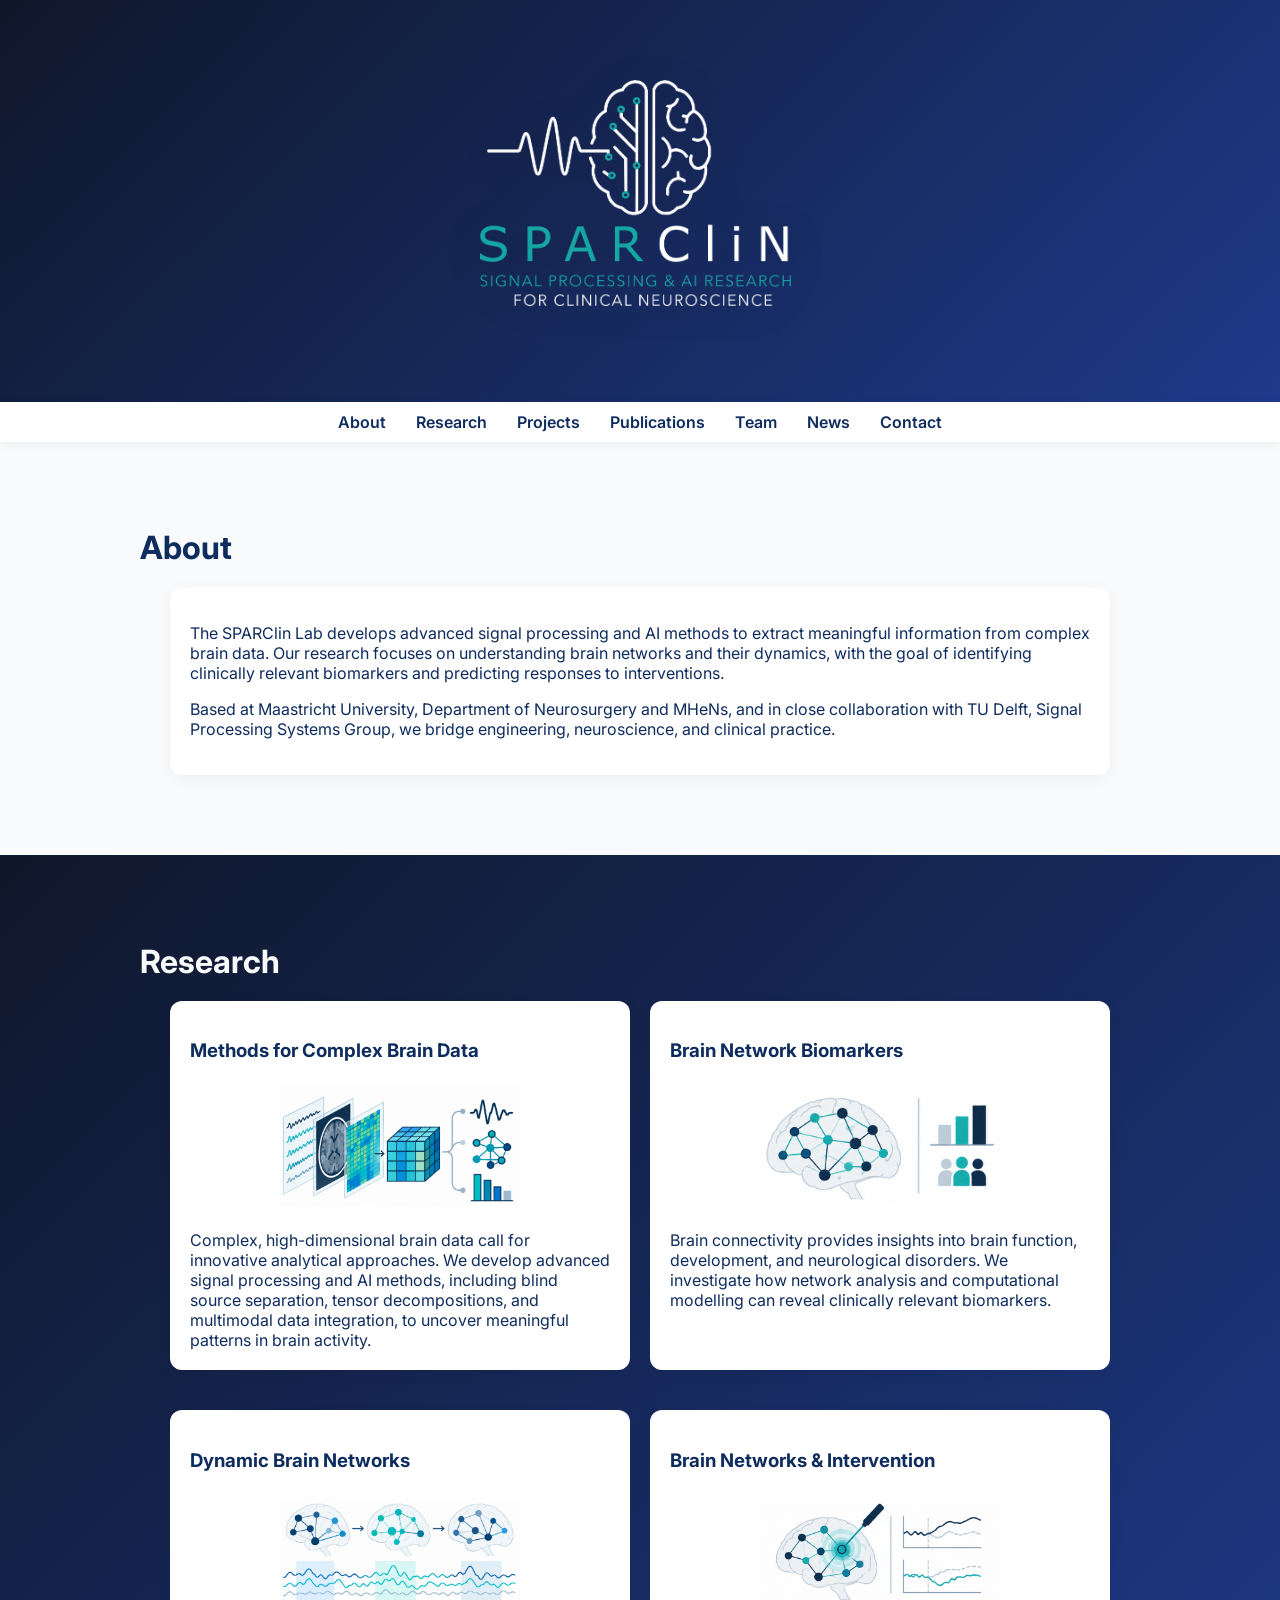
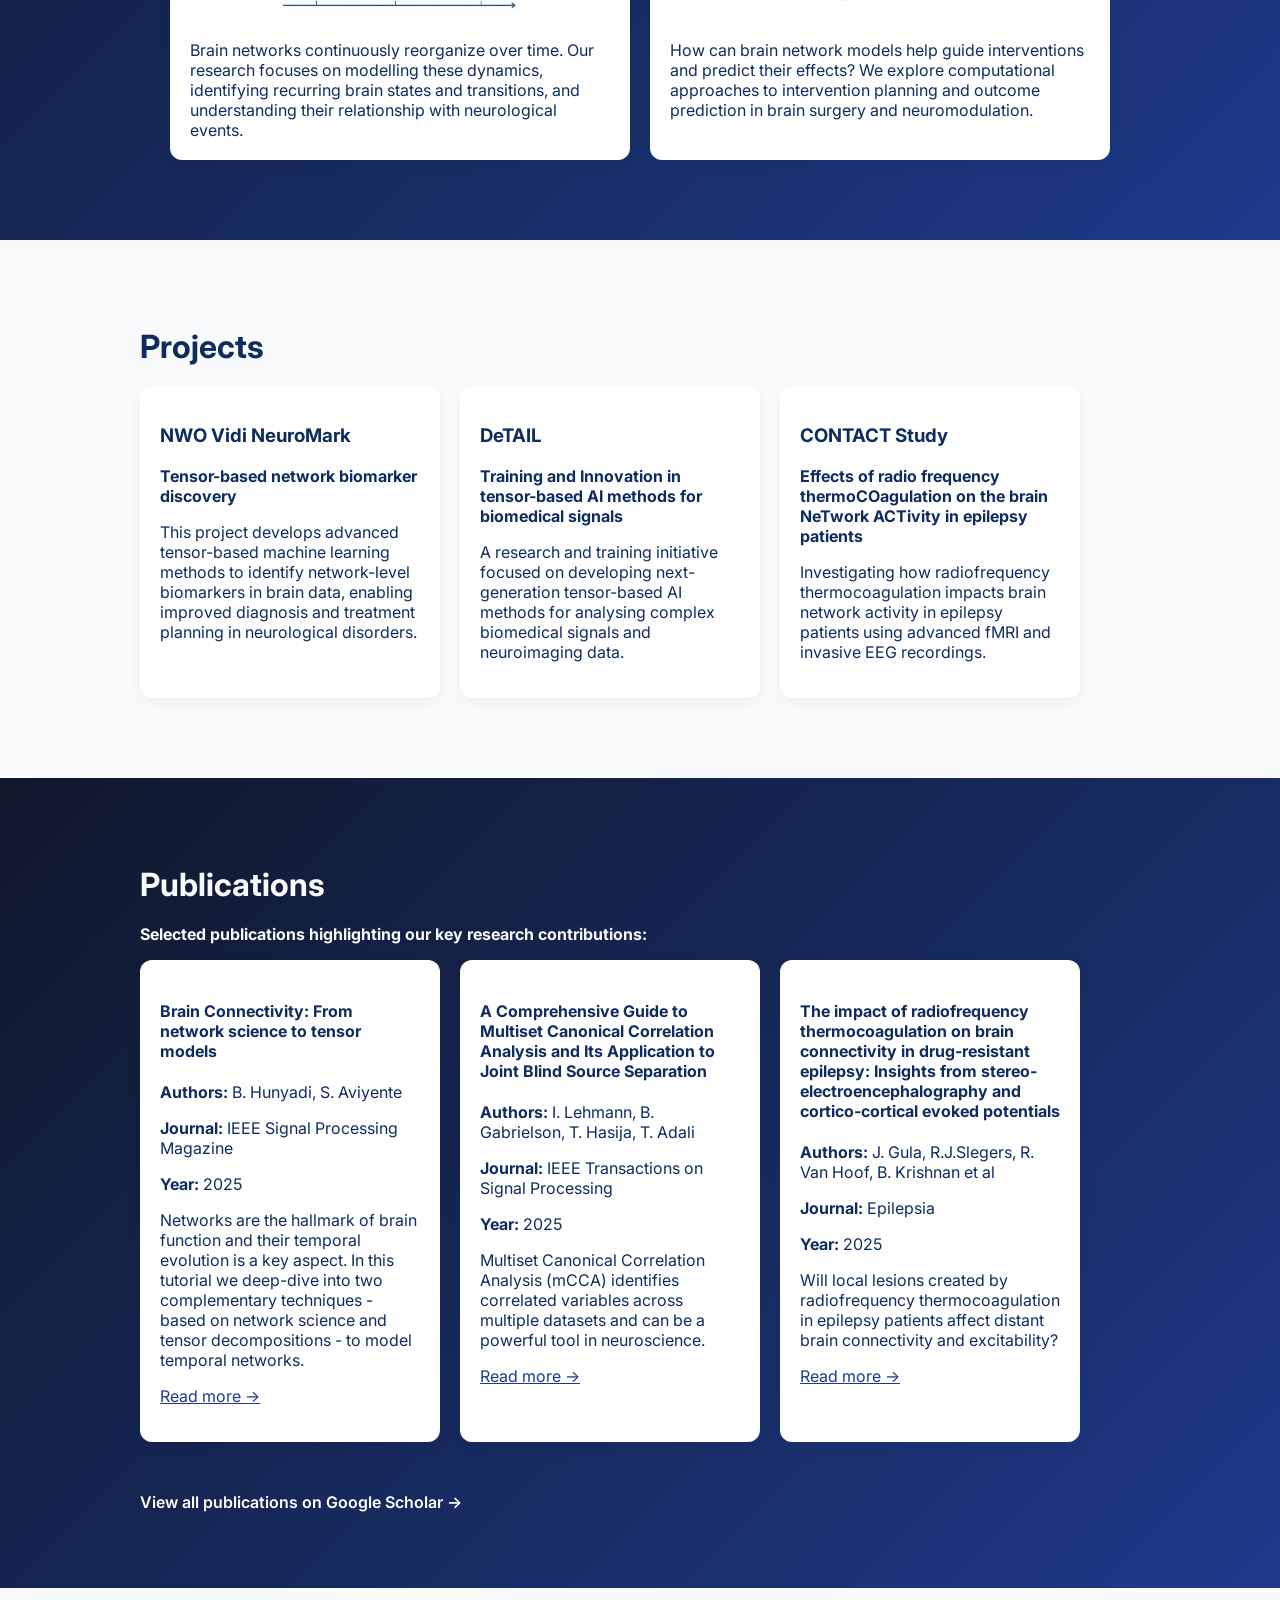
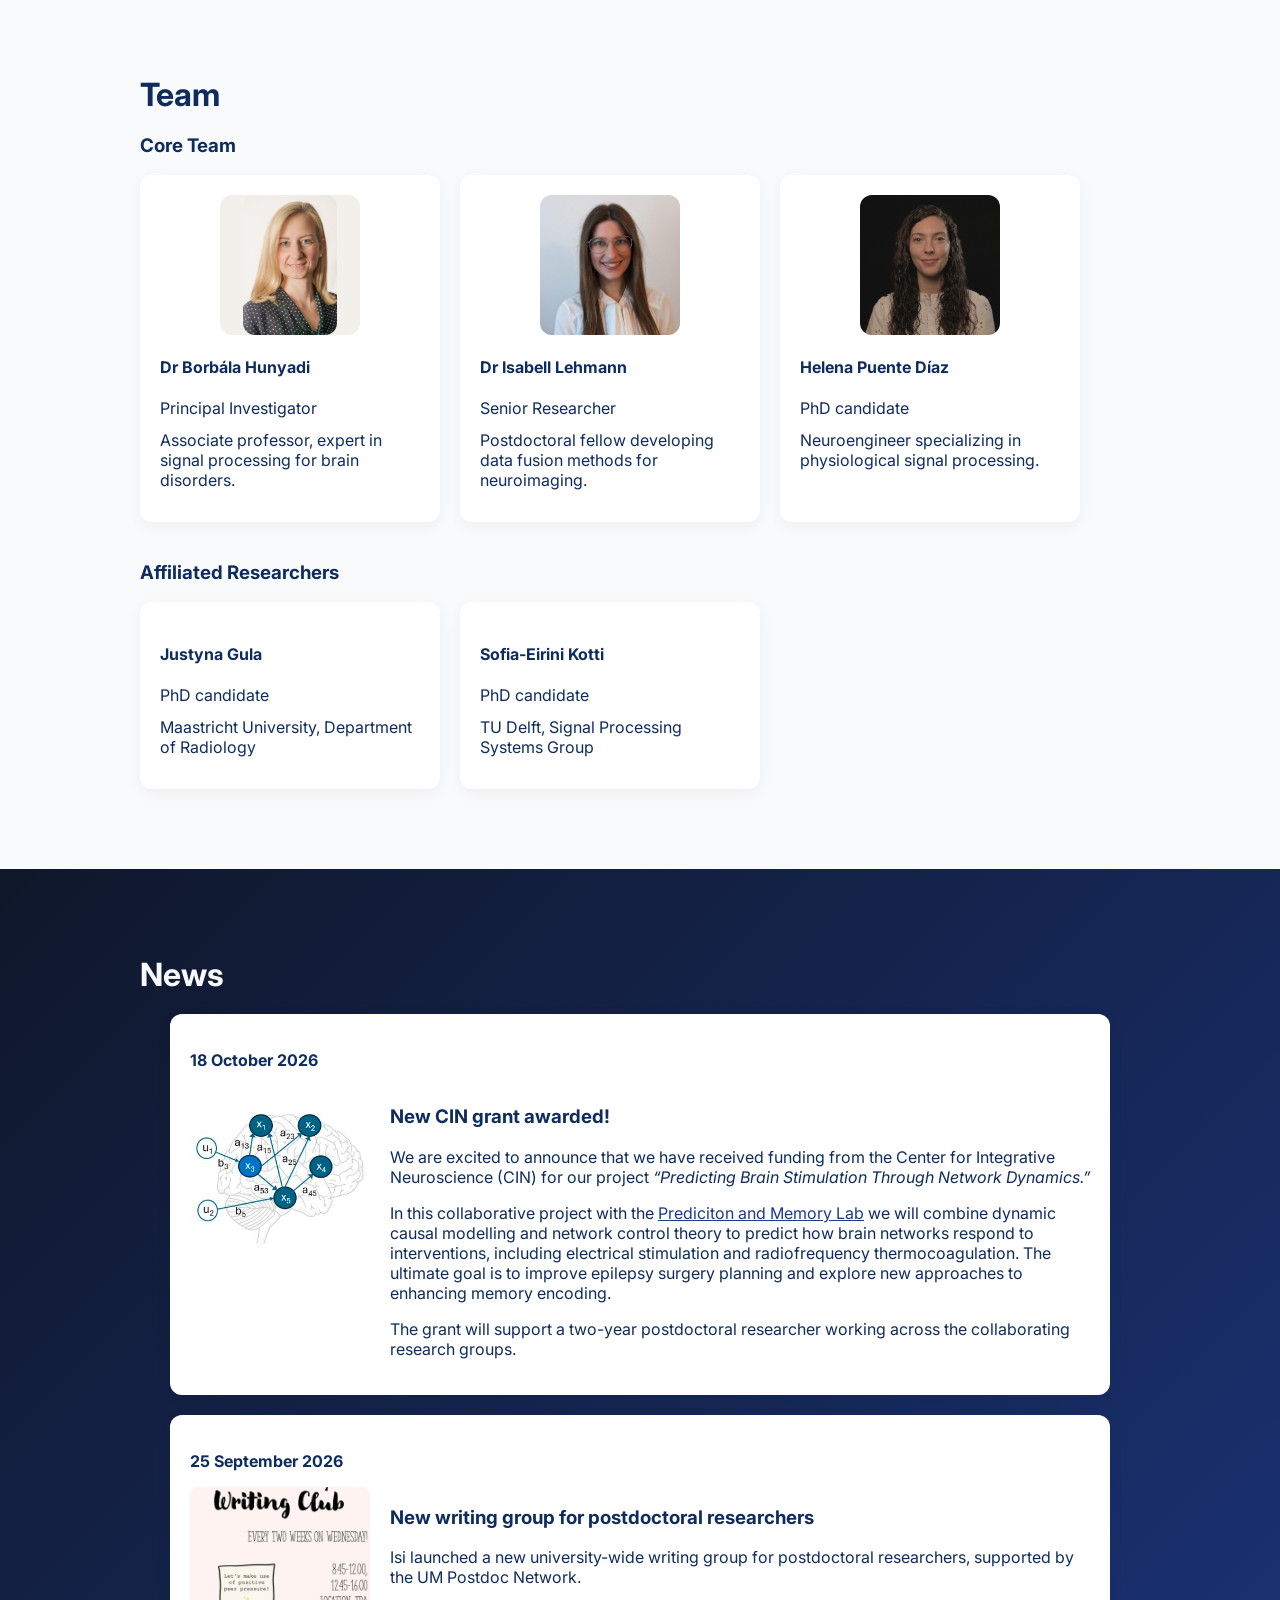
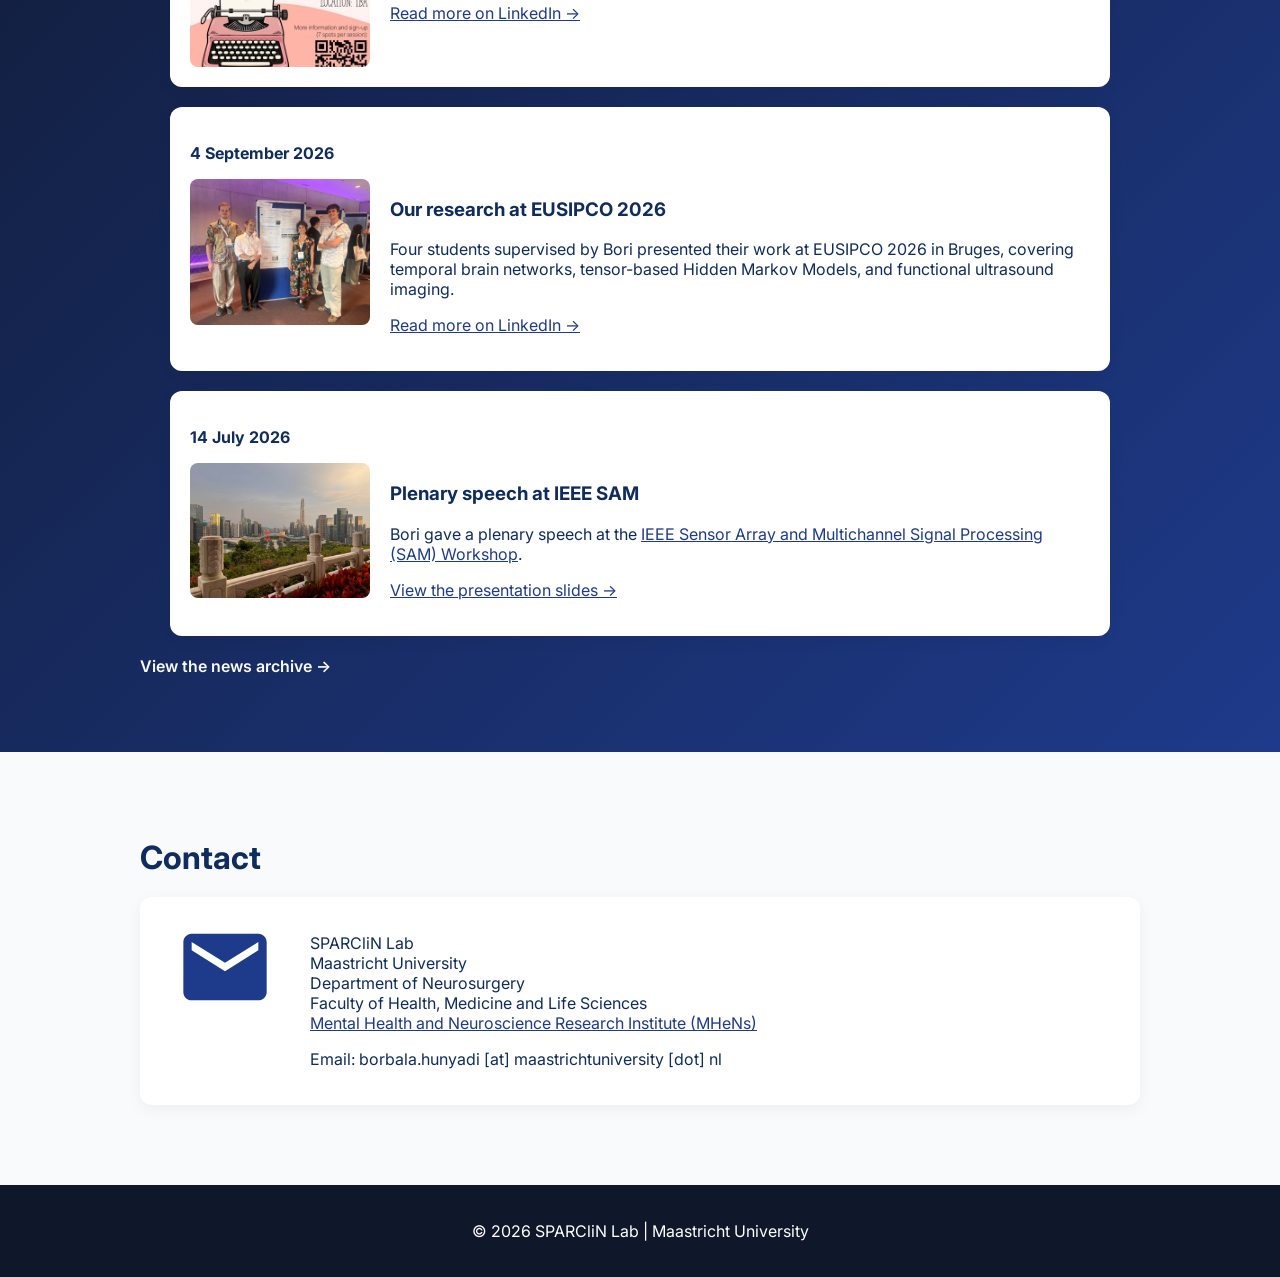
<file: index.html>
<!DOCTYPE html>
<html lang="en">

<head>
    <meta charset="UTF-8">
    <meta name="viewport" content="width=device-width, initial-scale=1.0">
    <meta name="google-site-verification" content="d4XSAv4wF05D6b8xFRwYxr_JI81DUhMdy3y4ZR6GIHc" />
    <meta name="description" content="SPARClin Lab is a research laboratory at Maastricht University focused on advanced signal processing in functional neuroimaging and its translation to clinical practice.">
    <meta name="robots" content="index,follow">
    <meta property="og:site_name" content="SPARCLIN Lab">
    <meta property="og:title" content="SPARCLIN Lab | Signal Processing and AI for Clinical Neuroscience">
    <meta property="og:description" content="SPARClin Lab develops advanced signal processing and AI methods for clinical neuroscience at Maastricht University.">
    <meta property="og:type" content="website">
    <meta property="og:url" content="https://sparclinlab.github.io/">
    <meta property="og:image" content="https://sparclinlab.github.io/logos/sparclin_whiteTeal.png">
    <meta property="og:image:alt" content="SPARCLIN Lab logo">
    <meta name="twitter:card" content="summary_large_image">
    <meta name="twitter:title" content="SPARCLIN Lab | Signal Processing and AI for Clinical Neuroscience">
    <meta name="twitter:description" content="SPARClin Lab develops advanced signal processing and AI methods for clinical neuroscience at Maastricht University.">
    <meta name="twitter:image" content="https://sparclinlab.github.io/logos/sparclin_whiteTeal.png">
    <script type="application/ld+json">
    {
        "@context": "https://schema.org",
        "@graph": [
            {
                "@type": "WebSite",
                "name": "SPARCLIN Lab",
                "url": "https://sparclinlab.github.io/"
            },
            {
                "@type": "Organization",
                "name": "SPARCLIN Lab",
                "url": "https://sparclinlab.github.io/",
                "logo": "https://sparclinlab.github.io/logos/sparclin_whiteTeal.png"
            }
        ]
    }
    </script>

    <title>SPARClin Lab | Signal Processing and AI for Clinical Neuroscience</title>

    <link rel="canonical" href="https://sparclinlab.github.io/">
    <link rel="icon" href="logos/sparclin_whiteTeal.png" type="image/png">
    <link href="https://fonts.googleapis.com/css2?family=Inter:wght@300;400;600&display=swap" rel="stylesheet">

    <style>
        body {
            margin: 0;
            font-family: 'Inter', sans-serif;
            background: #f9fafb;
            color: #0f2c5f;
            /* stylish dark blue */
        }

        header {
            background: linear-gradient(135deg, #0f172a, #1e3a8a);
            color: white;
            padding: 80px 20px;
            text-align: center;
        }

        .hero-logo {
            width: min(320px, 70vw);
            height: auto;
            margin: 0 auto 16px;
            display: block;
            filter: drop-shadow(0 6px 18px rgba(0, 0, 0, 0.2));
        }

        .hero-text {
            position: absolute;
            width: 1px;
            height: 1px;
            padding: 0;
            margin: -1px;
            overflow: hidden;
            clip: rect(0, 0, 0, 0);
            white-space: nowrap;
            border: 0;
        }

        nav {
            background: white;
            box-shadow: 0 2px 10px rgba(0, 0, 0, 0.05);
            position: sticky;
            top: 0;
            z-index: 1000;
        }

        nav ul {
            list-style: none;
            display: flex;
            justify-content: center;
            margin: 0;
            padding: 10px;
        }

        a:visited,
        a:link,
        a:active,
        a:hover {
            color: inherit;
            text-decoration: none;
        }

        nav li {
            margin: 0 15px;
        }

        nav a {
            text-decoration: none;
            color: #1e3a8a;
            font-weight: 600;
        }

        section {
            width: 100%;
            box-sizing: border-box;
            margin: 0;
            padding: 60px 20px;
        }

        section > * {
            max-width: 1000px;
            margin-left: auto;
            margin-right: auto;
        }

        main > section:nth-of-type(odd) {
            background: #f9fafb;
        }

        main > section:nth-of-type(even) {
            background: linear-gradient(135deg, #0f172a 0%, #1e3a8a 100%);
            color: #f8fafc;
        }

        main > section:nth-of-type(even) a {
            color: #dbeafe;
        }

        main > section:nth-of-type(even) .card {
            color: #0f2c5f;
        }

        #publications .publication-link,
        #publications .publication-link:link,
        #publications .publication-link:visited {
            color: white !important;
            text-decoration: none;
        }

        #publications .publication-link:hover,
        #publications .publication-link:active {
            color: #9fb3ff !important;
            transition: color 0.2s ease;
        }

        h2 {
            font-size: 2rem;
            margin-bottom: 20px;
        }

        .card {
            background: white;
            padding: 20px;
            box-sizing: border-box;
            border-radius: 12px;
            box-shadow: 0 4px 15px rgba(0, 0, 0, 0.05);
            margin-bottom: 20px;
            position: relative;
            transition: all 0.3s ease;
        }

        #about .card,
        #research .grid,
        #news .card {
            width: 100%;
            max-width: 940px;
            margin-left: auto;
            margin-right: auto;
        }

        #about .card {
            display: block;
        }

        #team .card {
            text-align: left;
            position: relative;
            cursor: pointer;
        }

        #team .card .avatar-wrapper {
            width: 140px;
            height: 140px;
            border-radius: 12px;
            background: #efede8d6;
            display: flex;
            align-items: center;
            justify-content: center;
            margin: 0 auto 15px;
            transition: background-color 0.2s ease, transform 0.2s ease, box-shadow 0.2s ease;
        }

        #projects .card {
            cursor: pointer;
        }

        #projects .card:hover,
        #projects .card:active,
        #team .card:hover {
            background-color: #d9e2ea;
            transform: translateY(-4px);
            box-shadow: 0 8px 20px rgba(0, 0, 0, 0.08);
        }

        #projects .card:hover,
        #projects .card:active {
            background-color: #e8f0f7;
            border-color: #1e3a8a;
            box-shadow: 0 8px 25px rgba(30, 58, 138, 0.15);
        }

        #team .card:hover,
        #team .card:active {
            background-color: #e8f0f7;
            border-color: #1e3a8a;
            box-shadow: 0 8px 25px rgba(30, 58, 138, 0.15);
        }
        

        #team .card h3,
        #team .card p {
            margin: 0.75rem 0;
        }

        #research .card h3 {
            margin-bottom: 8px;
        }

        #research .card p {
            margin-top: 10px;
            margin-bottom: 0;
        }

        #research .card img {
            display: block;
            margin: 0 auto 8px;
        }

        .card-link {
            text-decoration: none;
            color: inherit;
            display: block;
        }

        .grid {
            display: grid;
            grid-template-columns: repeat(auto-fit, minmax(250px, 300px));
            gap: 20px;
            justify-content: left;
        }

        #research .grid {
            grid-template-columns: repeat(2, minmax(250px, 1fr));
        }

        .contact-row {
            display: flex;
            align-items: flex-start;
            gap: 20px;
            flex-wrap: wrap;
        }

        .contact-visual {
            flex: 0 0 130px;
            display: flex;
            align-items: center;
            justify-content: center;
        }

        .contact-text {
            flex: 1 1 220px;
            min-width: 220px;
        }

        footer {
            background: #0f172a;
            color: white;
            text-align: center;
            padding: 20px;
        }

        .button {
            display: inline-block;
            margin-top: 20px;
            padding: 10px 20px;
            background: #1e3a8a;
            color: white;
            border-radius: 8px;
            text-decoration: none;
        }

        .tag {
            display: inline-block;
            padding: 4px 8px;
            border-radius: 6px;
            font-size: 0.75rem;
            margin-right: 6px;
            font-weight: 500;
        }

        /* Funding (most important) */
        .tag-funding {
            background: #1e3a8a;
            color: white;
        }

        /* Role (PI / collaboration) */
        .tag-role {
            background: #e0e7ff;
            color: #1e3a8a;
        }

        /* Topic / method */
        .tag-topic {
            background: #f3f4f6;
            color: #374151;
        }

        /* clickable card link */
        .card-link {
            position: absolute;
            top: 0;
            bottom: 0;
            left: 0;
            right: 0;
            width: 100%;
            height: 100%;
            cursor: pointer;
            z-index: 10;
            pointer-events: auto;
        }

        #publications a {
            text-decoration: underline;
            color: #1e3a8a;
        }

        #publications a:hover {
            color: #909fd7;
        }

        #news a {
            color: #1e3a8a;
            text-decoration: underline;
        }

        #news a:hover {
            color: #4f46e5;
        }

        #news .news-archive-link,
        #news .news-archive-link:visited {
            color: #f8fafc;
            font-weight: 600;
            text-decoration: none;
        }

        #news .news-archive-link:hover,
        #news .news-archive-link:active {
            color: #9fb3ff;
        }

        .news-item-layout {
            display: flex;
            align-items: flex-start;
            gap: 20px;
        }

        .news-item-image {
            width: 180px;
            height: auto;
            flex: 0 0 180px;
            border-radius: 8px;
        }

        .news-item-content {
            flex: 1;
            min-width: 0;
        }

        @media (max-width: 600px) {
            .news-item-layout {
                flex-direction: column;
            }

            .news-item-image {
                width: 140px;
                flex-basis: auto;
            }
        }

        @media (max-width: 768px) {
            nav ul {
                flex-wrap: wrap;
                padding: 8px;
            }

            nav li {
                margin: 5px 10px;
                font-size: 0.9rem;
            }

            nav a {
                font-size: 0.9rem;
            }

            header h1 {
                font-size: 2rem;
            }

            header p {
                font-size: 1rem;
            }
        }

        @media (max-width: 480px) {
            nav ul {
                padding: 5px;
            }

            nav li {
                margin: 4px 6px;
                font-size: 0.8rem;
            }

            nav a {
                font-size: 0.8rem;
            }

            header h1 {
                font-size: 1.5rem;
            }

            header p {
                font-size: 0.9rem;
            }
        }
    </style>
</head>

<body>

    <header>
        <img src="logos/sparclin_whiteTeal.png" alt="SPARClin Lab logo" class="hero-logo">
        <div class="hero-text">
            <h1>SPARCliN Lab</h1>
            <p>Signal Processing & AI Research for Clinical Neuroscience</p>
        </div>
    </header>

    <nav>
        <ul>
            <li><a href="#about">About</a></li>
            <li><a href="#research">Research</a></li>
            <li><a href="#projects">Projects</a></li>
            <li><a href="#publications">Publications</a></li>
            <li><a href="#team">Team</a></li>
            <li><a href="#news">News</a></li>
            <li><a href="#contact">Contact</a></li>
            
        </ul>
    </nav>
    <main id="main-content">
        <section id="about">
            <h2>About</h2>
            <div class="card">
                <p>
                    The SPARClin Lab develops advanced signal processing and AI methods to extract meaningful information from complex brain data. 
                    Our research focuses on understanding brain networks and their dynamics, with the goal of identifying clinically relevant biomarkers and predicting responses to interventions.
                </p>
                <p>
                    Based at Maastricht University, Department of Neurosurgery and MHeNs, and in close collaboration with TU
                    Delft, Signal Processing Systems Group, we bridge engineering,
                    neuroscience, and clinical practice.
                </p>
            </div>
        </section>

        <section id="research">
            <h2>Research</h2>
            <div class="grid">
                <div class="card">
                    <h3>Methods for Complex Brain Data</h3>
                    <div style="text-align:center;">
                        <img src="pictures/tensormethods.png" alt="brain as neural network"
                            style="width:240px; max-width:100%; height:150px; object-fit:contain; background:#ffffff; border-radius:12px; margin-bottom:8px;">
                    </div>
                    <p>Complex, high-dimensional brain data call for innovative analytical approaches. We develop advanced signal processing and AI methods, including blind source separation, tensor decompositions, and multimodal data integration, to uncover meaningful patterns in brain activity.</p>
                </div>
                <div class="card">
                    <h3>Brain Network Biomarkers</h3>
                    <div style="text-align:center;">
                        <img src="pictures/networkbiomarkers.png" alt="MRI scan with ROIs"
                            style="width:240px; max-width:100%; height:150px; object-fit:contain; background:#ffffff; border-radius:12px; margin-bottom:8px;">
                    </div>
                    <p>Brain connectivity provides insights into brain function, development, and neurological disorders. We investigate how network analysis and computational modelling can reveal clinically relevant biomarkers.</p>
                </div>
                <div class="card">
                    <h3>Dynamic Brain Networks</h3>
                    <div style="text-align:center;">
                        <img src="pictures/dynamicnetworks.png" alt="sparse multiway data"
                            style="width:240px; max-width:100%; height:150px; object-fit:contain; background:#ffffff; border-radius:12px; margin-bottom:8px;">
                    </div>
                    <p> Brain networks continuously reorganize over time. Our research focuses on modelling these dynamics, identifying recurring brain states and transitions, and understanding their relationship with neurological events.</p>
                </div>
                <div class="card">
                    <h3>Brain Networks &amp; Intervention</h3>
                    <div style="text-align:center;">
                        <img src="pictures/interventions.png" alt="sparse multiway data"
                            style="width:240px; max-width:100%; height:150px; object-fit:contain; background:#ffffff; border-radius:12px; margin-bottom:8px;">
                    </div>
                    <p>How can brain network models help guide interventions and predict their effects? We explore computational approaches to intervention planning and outcome prediction in brain surgery and neuromodulation.</p>
                </div>
            </div>
        </section>

        <section id="projects">
            <h2>Projects</h2>
            <div class="grid">

                <div class="card">
                    <a href="https://www.nwo.nl/projecten/akkzp29725" class='card-link' aria-label="View project details for NeuroMark on NWO"></a>
                    <h3>NWO Vidi NeuroMark</h3>
                    <p><strong>Tensor-based network biomarker discovery</strong></p>
                    <p>
                        This project develops advanced tensor-based machine learning methods to identify
                        network-level biomarkers in brain data, enabling improved diagnosis and treatment planning
                        in neurological disorders.
                    </p>
                    <!--
                <p>
                    <span class="tag">NWO</span>
                    <span class="tag">Vidi</span>
                    <span class="tag">PI</span>
                </p>
            -->

                </div>

                <div class="card">
                    <a href="https://www.tudelft.nl/en/ai/detail/" class='card-link' aria-label="View project details for DeTAIL at TU Delft"></a>
                    <h3>DeTAIL</h3>
                    <p><strong>Training and Innovation in tensor-based AI methods for biomedical signals</strong></p>
                    <p>
                        A research and training initiative focused on developing next-generation tensor-based AI
                        methods for analysing complex biomedical signals and neuroimaging data.
                    </p>
                    <!--
                <p>
                    <span class="tag tag-role">TU Delft</span>
                    <span class="tag tag-role">Collaboration</span>
                    <span class="tag tag-topic">Tensor AI</span>
                </p>
            -->
                </div>

                <div class="card">
                    <a href="https://epilepsieliga.nl/contact-study/" class='card-link' aria-label="View project details for CONTACT Study"></a>
                    <h3>CONTACT Study</h3>
                    <p><strong>
                            Effects of radio frequency thermoCOagulation on the brain NeTwork ACTivity in epilepsy patients
                        </strong></p>
                    <p>
                        Investigating how radiofrequency thermocoagulation impacts brain network activity in epilepsy
                        patients using advanced fMRI and invasive EEG recordings.
                    </p>

                    <!--
                <p>
                    <span class="tag">Clinical</span>
                    <span class="tag">Epilepsy</span>
                    <span class="tag">Maastricht UMC+</span>
                </p>
            -->
                </div>

            </div>
        </section>

        <section id="publications">
            <h2>Publications</h2>
            <p><strong>Selected publications highlighting our key research contributions:</strong></p>
            <div class="grid">
                <div class="card">
                    <h4>Brain Connectivity: From network science to tensor models</h4>
                    <p><strong>Authors:</strong> B. Hunyadi, S. Aviyente</p>
                    <p><strong>Journal:</strong> IEEE Signal Processing Magazine</p>
                    <p><strong>Year:</strong> 2025</p>
                    <p>Networks are the hallmark of brain function and their temporal evolution is a key aspect. In this tutorial we deep-dive into two complementary techniques - based on network science and tensor decompositions - to model temporal networks. </p>
                    <p>
                        <a href="https://doi.org/10.1109/MSP.2025.3600011" target="_blank">Read more →</a>
                    </p>
                </div>
                <div class="card">
                    <h4>A Comprehensive Guide to Multiset Canonical Correlation Analysis and Its Application to Joint Blind
                        Source Separation</h4>
                    <p><strong>Authors:</strong> I. Lehmann, B. Gabrielson, T. Hasija, T. Adali</p>
                    <p><strong>Journal:</strong> IEEE Transactions on Signal Processing</p>
                    <p><strong>Year:</strong> 2025</p>
                    <p>Multiset Canonical Correlation Analysis (mCCA) identifies correlated variables across
                        multiple datasets and can be a powerful tool in neuroscience.</p>
                    <p>
                        <a href="https://doi.org/10.1109/TSP.2025.3623874" target="_blank">Read more →</a>
                    </p>
                </div>
                <div class="card">
                    <h4>The impact of radiofrequency thermocoagulation on brain connectivity in drug‐resistant epilepsy:
                        Insights from stereo‐electroencephalography and cortico‐cortical evoked potentials</h4>
                    <p><strong>Authors:</strong> J. Gula, R.J.Slegers, R. Van Hoof, B. Krishnan et al </p>
                    <p><strong>Journal:</strong> Epilepsia</p>
                    <p><strong>Year:</strong> 2025</p>
                    <p>Will local lesions created by radiofrequency thermocoagulation in epilepsy patients affect distant brain connectivity and
                        excitability?</p>
                    <p>
                        <a href="https://doi.org/10.1111/epi.18270" target="_blank">Read more →</a>
                    </p>
                </div>
            </div>
            <p style="text-align:left; margin-top:30px;">
                <a href="https://scholar.google.com/citations?user=example" target="_blank"
                    class="publication-link" style="font-weight:600; text-decoration:none; color:#f8fafc;">View all publications on Google Scholar
                    →</a>
            </p>
        </section>

        <section id="team">
            <h2>Team</h2>
            <h3>Core Team</h3>
            <div class="grid">
                <div class="card">
                    <a href="bhunyadi.html" class='card-link' aria-label="View profile for Dr Borbála Hunyadi"></a>
                    <div class="avatar-wrapper">
                        <img src="bhunyadi.jpg" alt="Dr Borbála Hunyadi"
                            style="max-width:100%; max-height:100%; border-radius:12px;">
                    </div>
                    <h4>Dr Borbála Hunyadi</h4>
                    <p>Principal Investigator</p>
                    <p>Associate professor, expert in signal processing for brain disorders.</p>
                </div>
                <div class="card">
                    <a href="isi.html" class='card-link' aria-label="View profile for Dr Isabell Lehmann"></a>
                    <div class="avatar-wrapper">
                        <img src="Isi.jpg" alt="Dr Isabell Lehmann"
                            style="width:140px; height:140px; object-fit:cover; border-radius:12px;">
                    </div>
                    <h4>Dr Isabell Lehmann</h4>
                    <p>Senior Researcher</p>
                    <p>Postdoctoral fellow developing data fusion methods for neuroimaging.</p>
                </div>
                <div class="card">
                    <a href="helena.html" class='card-link' aria-label="View profile for Helena Puente Díaz"></a>
                    <div class="avatar-wrapper">
                        <img src="Helena.jpg" alt="Helena Puente Díaz"
                            style="width:140px; height:140px; object-fit:cover; border-radius:12px;">
                    </div>
                    <h4>Helena Puente Díaz</h4>
                    <p>PhD candidate</p>
                    <p>Neuroengineer specializing in physiological signal processing.</p>
                </div>
            </div>
            <h3>Affiliated Researchers</h3>
            <div class="grid">

                <div class="card">
                    <a href="https://cris.maastrichtuniversity.nl/en/persons/justyna-gula/" class='card-link' aria-label="View profile for Justyna Gula"></a>
                    <h4>Justyna Gula</h4>
                    <p>PhD candidate</p>
                    <p>Maastricht University, Department of Radiology</p>
                </div>

                <div class="card">
                    <a href="https://microelectronics.tudelft.nl/People/bio.php?id=807" class='card-link' aria-label="View profile for Sofia-Eirini Kotti"></a>
                    <h4>Sofia-Eirini Kotti</h4>
                    <p>PhD candidate</p>
                    <p>TU Delft, Signal Processing Systems Group</p>
                </div>

            </div>
        </section>


        <section id="news">
            <h2>News</h2>
             <div class="card">
                <p><strong>18 October 2026</strong></p>
                <div class="news-item-layout">
                    <img class="news-item-image" src="pictures/brain_network_control.png" alt="Illustration of brain network control dynamics" style="object-fit: contain; background: #ffffff; height: 180px; object-position: center;">
                    <div class="news-item-content">
                        <h3>New CIN grant awarded!</h3>
                        <p>We are excited to announce that we have received funding from the Center for Integrative Neuroscience (CIN) for our project <em>“Predicting Brain Stimulation Through Network Dynamics.”</em></p>
                        <p>In this collaborative project with the <a href="https://www.pred-lab.com" target="_blank" rel="noopener">Prediciton and Memory Lab</a> we will combine dynamic causal modelling and network control theory to predict how brain networks respond to interventions, including electrical stimulation and radiofrequency thermocoagulation. The ultimate goal is to improve epilepsy surgery planning and explore new approaches to enhancing memory encoding.</p>
                        <p>The grant will support a two-year postdoctoral researcher working across the collaborating research groups.</p>
                    </div>
                </div>
            </div>
            <div class="card">
                <p><strong>25 September 2026</strong></p>
                <div class="news-item-layout">
                    <img class="news-item-image" src="pictures/writinggroup.jpeg" alt="Postdoctoral researchers in the new writing group" style="object-fit: cover; height: 180px; object-position: top 70%;">
                    <div class="news-item-content">
                        <h3>New writing group for postdoctoral researchers</h3>
                        <p>Isi launched a new university-wide writing group for postdoctoral researchers, supported by the UM Postdoc Network.</p>
                        <p><a href="https://www.linkedin.com/posts/um-postdoc-network_paw2026-paw2026-umpostdocnetwork-activity-7508763087148195840-aSuv?utm_source=share&utm_medium=member_desktop&rcm=ACoAAAS0eHEBCund6_LTN81eU09oG6nuCnuHggI" target="_blank" rel="noopener">Read more on LinkedIn →</a></p>
                    </div>
                </div>
            </div>
            <div class="card">
                <p><strong>4 September 2026</strong></p>
                <div class="news-item-layout">
                    <img class="news-item-image" src="pictures/eusipco2026.jpeg" alt="Students presenting their work at EUSIPCO 2026 in Bruges">
                    <div class="news-item-content">
                        <h3>Our research at EUSIPCO 2026</h3>
                        <p>Four students supervised by Bori presented their work at EUSIPCO 2026 in Bruges, covering temporal brain networks, tensor-based Hidden Markov Models, and functional ultrasound imaging.</p>
                        <p><a href="https://www.linkedin.com/feed/update/urn:li:activity:7502678309844217857/" target="_blank" rel="noopener">Read more on LinkedIn →</a></p>
                    </div>
                </div>
            </div>
            <div class="card">
                <p><strong>14 July 2026</strong></p>
                <div class="news-item-layout">
                    <img class="news-item-image" src="pictures/shenzhen.jpeg" alt="Bori at the plenary speech in Shenzhen">
                    <div class="news-item-content">
                        <h3>Plenary speech at IEEE SAM</h3>
                        <p>Bori gave a plenary speech at the <a href=" https://attend.ieee.org/sam-2026/" target="_blank" rel="noopener">IEEE Sensor Array and Multichannel Signal Processing (SAM) Workshop</a>.</p>
                        <p><a href="files/plenary_2026_07_14.pptx" target="_blank" rel="noopener">View the presentation slides →</a></p>
                    </div>
                </div>
            </div>
            <p><a class="news-archive-link" href="news.html">View the news archive →</a></p>
        </section>

        <section id="contact">
            <h2>Contact</h2>
            <div class="card">
                <div class="contact-row">
                    <div class="contact-visual">
                        <!-- Inline envelope icon -->
                        <svg xmlns="http://www.w3.org/2000/svg" fill="#1e3a8a" viewBox="0 0 24 24" width="100" height="100">
                            <path d="M0 0h24v24H0z" fill="none" />
                            <path
                                d="M20 4H4c-1.1 0-1.99.9-1.99 2L2 18c0 1.1.89 2 1.99 2H20c1.1 0 2-.9 2-2V6c0-1.1-.9-2-2-2zm0 4l-8 5-8-5V6l8 5 8-5v2z" />
                        </svg>
                    </div>
                    <div class="contact-text">
                        <p>SPARCliN Lab<br>Maastricht University<br>Department of Neurosurgery<br>Faculty of Health, Medicine and
                            Life Sciences<br> <a
                                href="https://www.maastrichtuniversity.nl/research/mental-health-and-neuroscience-research-institute"
                                target="_blank" style="color:#1e3a8a; text-decoration:underline; transition:color 0.2s ease;"
                                onmouseover="this.style.color='#909fd7'"
                                onmouseout="this.style.color='#1e3a8a'">Mental Health and Neuroscience Research Institute (MHeNs)</a></p>
                        <p>Email: <span id="email">borbala.hunyadi [at] maastrichtuniversity [dot] nl</span></p>
                    </div>
                </div>
            </div>
        </section>

    </main>

    <footer>
        <p>© 2026 SPARCliN Lab | Maastricht University</p>
    </footer>

</body>

</html>
</file>
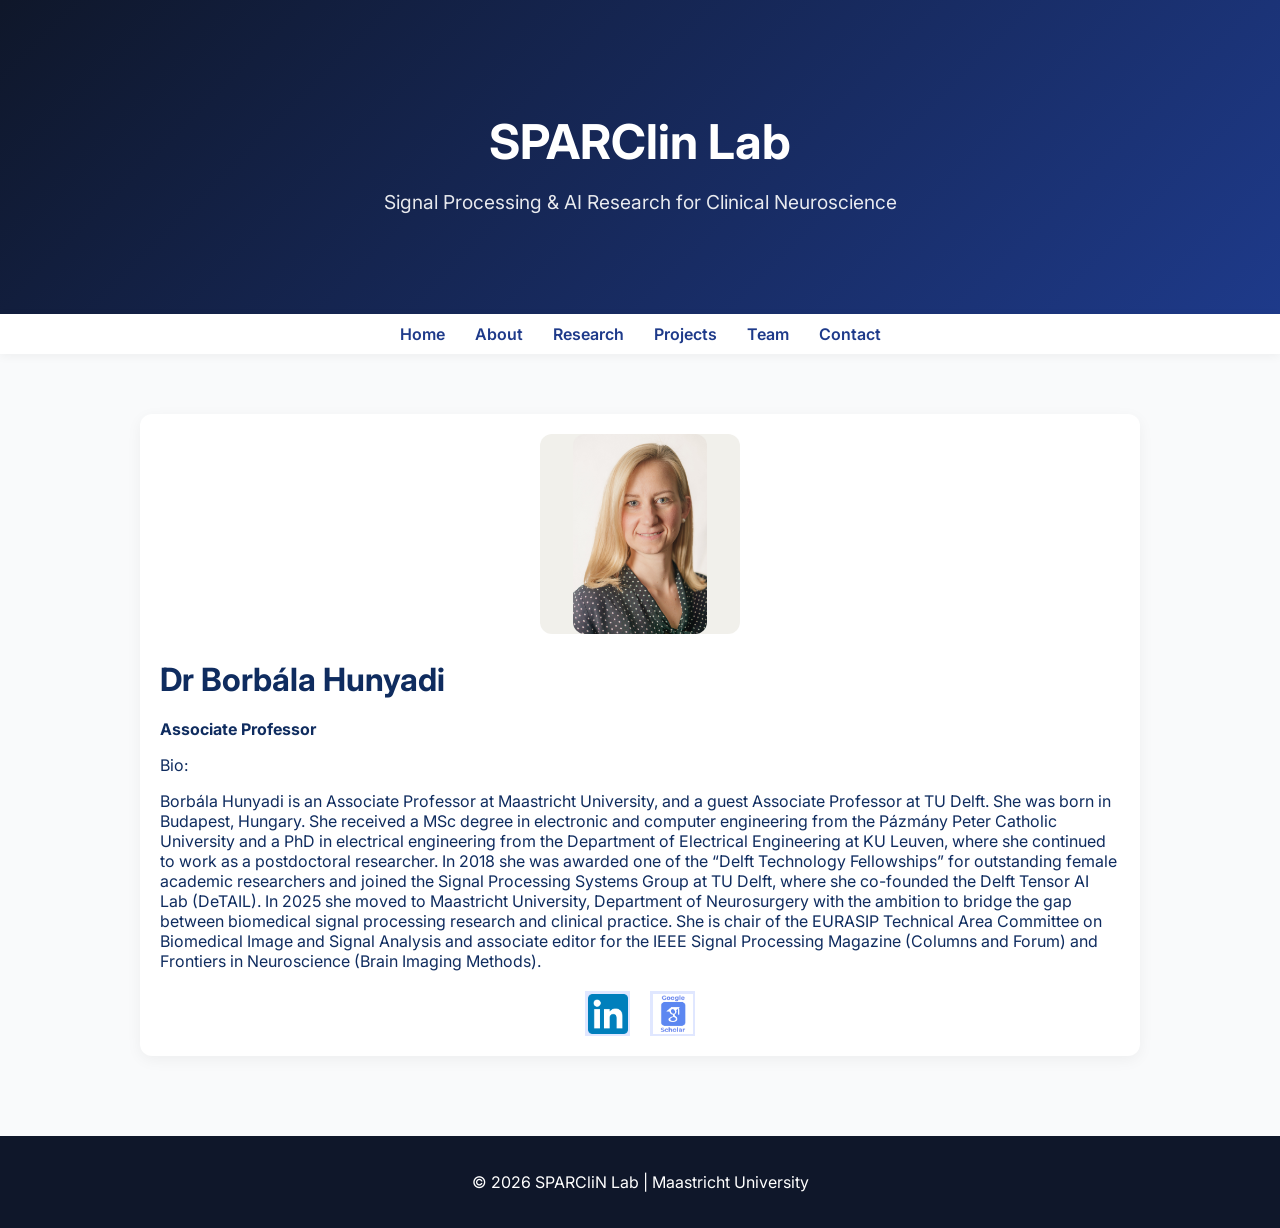
<file: bhunyadi.html>
<!DOCTYPE html>
<html lang="en">

<head>
    <meta charset="UTF-8">
    <meta name="viewport" content="width=device-width, initial-scale=1.0">
    <meta name="description" content="Personal page of Borbála Hunyadi, associate professor and PI at SPARClin Lab.">
    <title>Dr Borbála Hunyadi - SPARClin Lab</title>

    <link href="https://fonts.googleapis.com/css2?family=Inter:wght@300;400;600&display=swap" rel="stylesheet">

    <style>
        body {
            margin: 0;
            font-family: 'Inter', sans-serif;
            background: #f9fafb;
            color: #0f2c5f;
        }

        header {
            background: linear-gradient(135deg, #0f172a, #1e3a8a);
            color: white;
            padding: 80px 20px;
            text-align: center;
        }

        header h1 {
            font-size: 3rem;
            margin-bottom: 10px;
        }

        header p {
            font-size: 1.2rem;
            opacity: 0.9;
        }

        nav {
            background: white;
            box-shadow: 0 2px 10px rgba(0, 0, 0, 0.05);
            position: sticky;
            top: 0;
            z-index: 1000;
        }

        nav ul {
            list-style: none;
            display: flex;
            justify-content: center;
            margin: 0;
            padding: 10px;
        }

        nav li {
            margin: 0 15px;
        }

        nav a {
            text-decoration: none;
            color: #1e3a8a;
            font-weight: 600;
        }

        section {
            max-width: 1000px;
            margin: auto;
            padding: 60px 20px;
        }

        h2 {
            font-size: 2rem;
            margin-bottom: 20px;
        }

        .card {
            background: white;
            padding: 20px;
            border-radius: 12px;
            box-shadow: 0 4px 15px rgba(0, 0, 0, 0.05);
            margin-bottom: 20px;
        }

        .avatar-wrapper {
            width: 200px;
            height: 200px;
            border-radius: 12px;
            background: #efede8d6;
            display: flex;
            align-items: center;
            justify-content: center;
            margin: 0 auto 20px;
        }

        footer {
            background: #0f172a;
            color: white;
            text-align: center;
            padding: 20px;
        }

        .social-links {
            text-align: center;
            margin-top: 20px;
            display: flex;
            justify-content: center;
            gap: 20px;
        }

        .social-icon {
            display: inline-block;
            width: 45px;
            height: 45px;
            background: #e0e7ff;
            display: flex;
            align-items: center;
            justify-content: center;
            text-decoration: none;
            transition: all 0.3s ease;
        }

        .social-icon:hover {
            background: #1e3a8a;
            transform: translateY(-3px);
        }

        .social-icon svg {
            width: 24px;
            height: 24px;
        }
    </style>
</head>

<body>

    <header>
        <h1>SPARClin Lab</h1>
        <p>Signal Processing & AI Research for Clinical Neuroscience</p>
    </header>

    <nav>
        <ul>
            <li><a href="index.html">Home</a></li>
            <li><a href="index.html#about">About</a></li>
            <li><a href="index.html#research">Research</a></li>
            <li><a href="index.html#projects">Projects</a></li>
            <li><a href="index.html#team">Team</a></li>
            <li><a href="index.html#contact">Contact</a></li>
        </ul>
    </nav>

    <section>
        <div class="card">
            <div class="avatar-wrapper">
                <img src="bhunyadi.jpg" alt="Dr Borbála Hunyadi"
                    style="max-width:100%; max-height:100%; border-radius:12px;">
            </div>
            <h2>Dr Borbála Hunyadi</h2>
            <p><strong>Associate Professor</strong></p>
            <p>Bio:</p>
            <p>
                Borbála Hunyadi is an Associate Professor at Maastricht University, and a guest Associate Professor at
                TU Delft. She was born in Budapest, Hungary. She received a MSc degree in electronic and computer
                engineering from the Pázmány Peter Catholic University and a PhD in electrical engineering from the
                Department of Electrical Engineering at KU Leuven, where she continued to work as a postdoctoral
                researcher. In 2018 she was awarded one of the “Delft Technology Fellowships” for outstanding female
                academic researchers and joined the Signal Processing Systems Group at TU Delft, where she co-founded the
                Delft Tensor AI Lab (DeTAIL). In 2025 she moved to Maastricht University, Department of Neurosurgery
                with the ambition to bridge the gap between biomedical signal processing research and clinical practice.
                She is chair of the EURASIP Technical Area Committee on Biomedical Image and Signal Analysis and
                associate editor for the IEEE Signal Processing Magazine (Columns and Forum) and Frontiers in
                Neuroscience (Brain Imaging Methods).
            </p>
            <div class="social-links">
                <a href="https://www.linkedin.com/in/borbala-hunyadi/" target="_blank" class="social-icon" title="LinkedIn">
                                      <img src="logos/linkedin.png" alt="LinkedIn" style="width:40px; height:40px;">
                </a>
                <a href="https://scholar.google.com/citations?user=example" target="_blank" class="social-icon" title="Google Scholar">
                    <img src="logos/scholar.png" alt="Google Scholar" style="width:40px; height:40px;">
                </a>
            </div>
        </div>
    </section>

    <footer>
        <p>© 2026 SPARCliN Lab | Maastricht University</p>
    </footer>

</body>

</html>
</file>
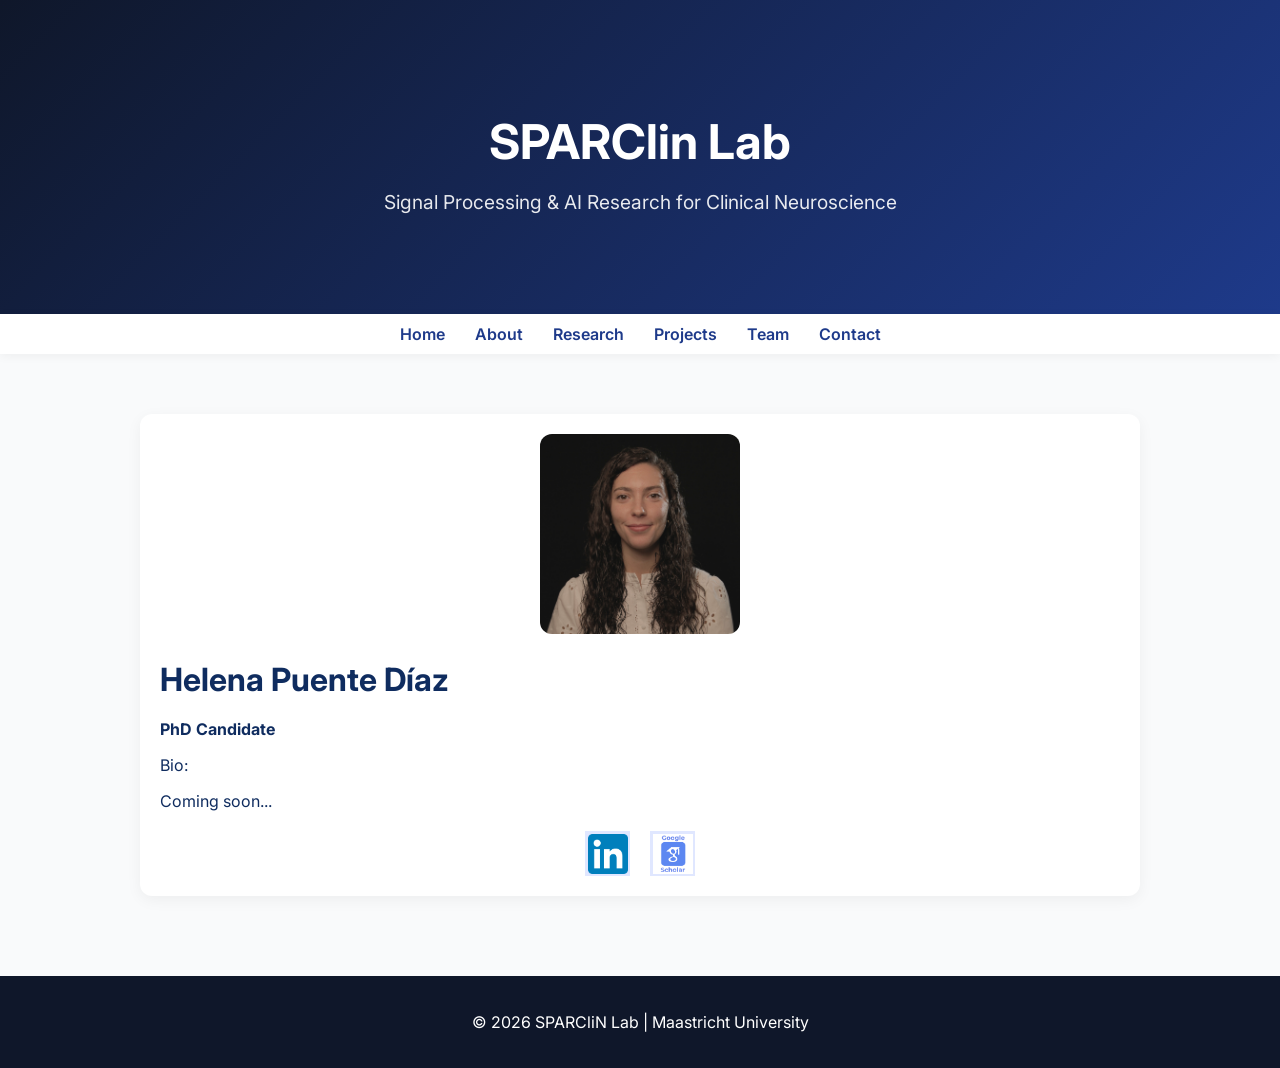
<file: helena.html>
<!DOCTYPE html>
<html lang="en">
<head>
<meta charset="UTF-8">
<meta name="viewport" content="width=device-width, initial-scale=1.0">
<meta name="description" content="Personal page of Helena Puente Díaz, PhD candidate at SPARClin Lab.">
<title>Helena Puente Díaz - SPARClin Lab</title>

<link href="https://fonts.googleapis.com/css2?family=Inter:wght@300;400;600&display=swap" rel="stylesheet">

<style>
body {
    margin: 0;
    font-family: 'Inter', sans-serif;
    background: #f9fafb;
    color: #0f2c5f;
}
header {
    background: linear-gradient(135deg, #0f172a, #1e3a8a);
    color: white;
    padding: 80px 20px;
    text-align: center;
}
header h1 { font-size: 3rem; margin-bottom: 10px; }
header p { font-size: 1.2rem; opacity: 0.9; }
nav {
    background: white;
    box-shadow: 0 2px 10px rgba(0,0,0,0.05);
    position: sticky;
    top: 0;
    z-index: 1000;
}
nav ul {
    list-style: none;
    display: flex;
    justify-content: center;
    margin: 0;
    padding: 10px;
}
nav li { margin: 0 15px; }
nav a {
    text-decoration: none;
    color: #1e3a8a;
    font-weight: 600;
}
section {
    max-width: 1000px;
    margin: auto;
    padding: 60px 20px;
}
h2 { font-size: 2rem; margin-bottom: 20px; }
.card {
    background: white;
    padding: 20px;
    border-radius: 12px;
    box-shadow: 0 4px 15px rgba(0,0,0,0.05);
    margin-bottom: 20px;
}
.avatar-wrapper {
    width: 200px;
    height: 200px;
    border-radius: 12px;
    background: #efede8d6;
    display: flex;
    align-items: center;
    justify-content: center;
    margin: 0 auto 20px;
}
footer {
    background: #0f172a;
    color: white;
    text-align: center;
    padding: 20px;
}
.social-links {
    text-align: center;
    margin-top: 20px;
    display: flex;
    justify-content: center;
    gap: 20px;
}

.social-icon {
    display: inline-block;
    width: 45px;
    height: 45px;
    background: #e0e7ff;
    display: flex;
    align-items: center;
    justify-content: center;
    text-decoration: none;
    transition: all 0.3s ease;
}

.social-icon:hover {
    background: #1e3a8a;
    transform: translateY(-3px);
}

.social-icon svg {
    width: 24px;
    height: 24px;
}
</style>
</head>

<body>

<header>
    <h1>SPARClin Lab</h1>
    <p>Signal Processing & AI Research for Clinical Neuroscience</p>
</header>

<nav>
    <ul>
        <li><a href="index.html">Home</a></li>
        <li><a href="index.html#about">About</a></li>
        <li><a href="index.html#research">Research</a></li>
        <li><a href="index.html#projects">Projects</a></li>
        <li><a href="index.html#team">Team</a></li>
        <li><a href="index.html#contact">Contact</a></li>
    </ul>
</nav>

<section>
    <div class="card">
        <a href="helena.html" class='card-link'></a>
        <div class="avatar-wrapper">
            <img src="Helena.jpg" alt="Helena Puente Díaz"
                style="width:200px; height:200px; object-fit:cover; border-radius:12px;">
        </div>
        <h2>Helena Puente Díaz</h2>
        <p><strong>PhD Candidate</strong></p>
        <p>
            Bio:
        </p>
        <p>
            Coming soon...
        </p>
        <div class="social-links">
            <a href="https://www.linkedin.com/in/helenapuentediaz/" ttarget="_blank" class="social-icon" title="LinkedIn">
                                      <img src="logos/linkedin.png" alt="LinkedIn" style="width:40px; height:40px;">
                </a>
            <a href="https://scholar.google.com/citations?user=example" target="_blank" class="social-icon" title="Google Scholar">
                <img src="logos/scholar.png" alt="Google Scholar" style="width:40px; height:40px;">
            </a>
        </div>
    </div>
</section>

<footer>
    <p>© 2026 SPARCliN Lab | Maastricht University</p>
</footer>

</body>
</html>
</file>
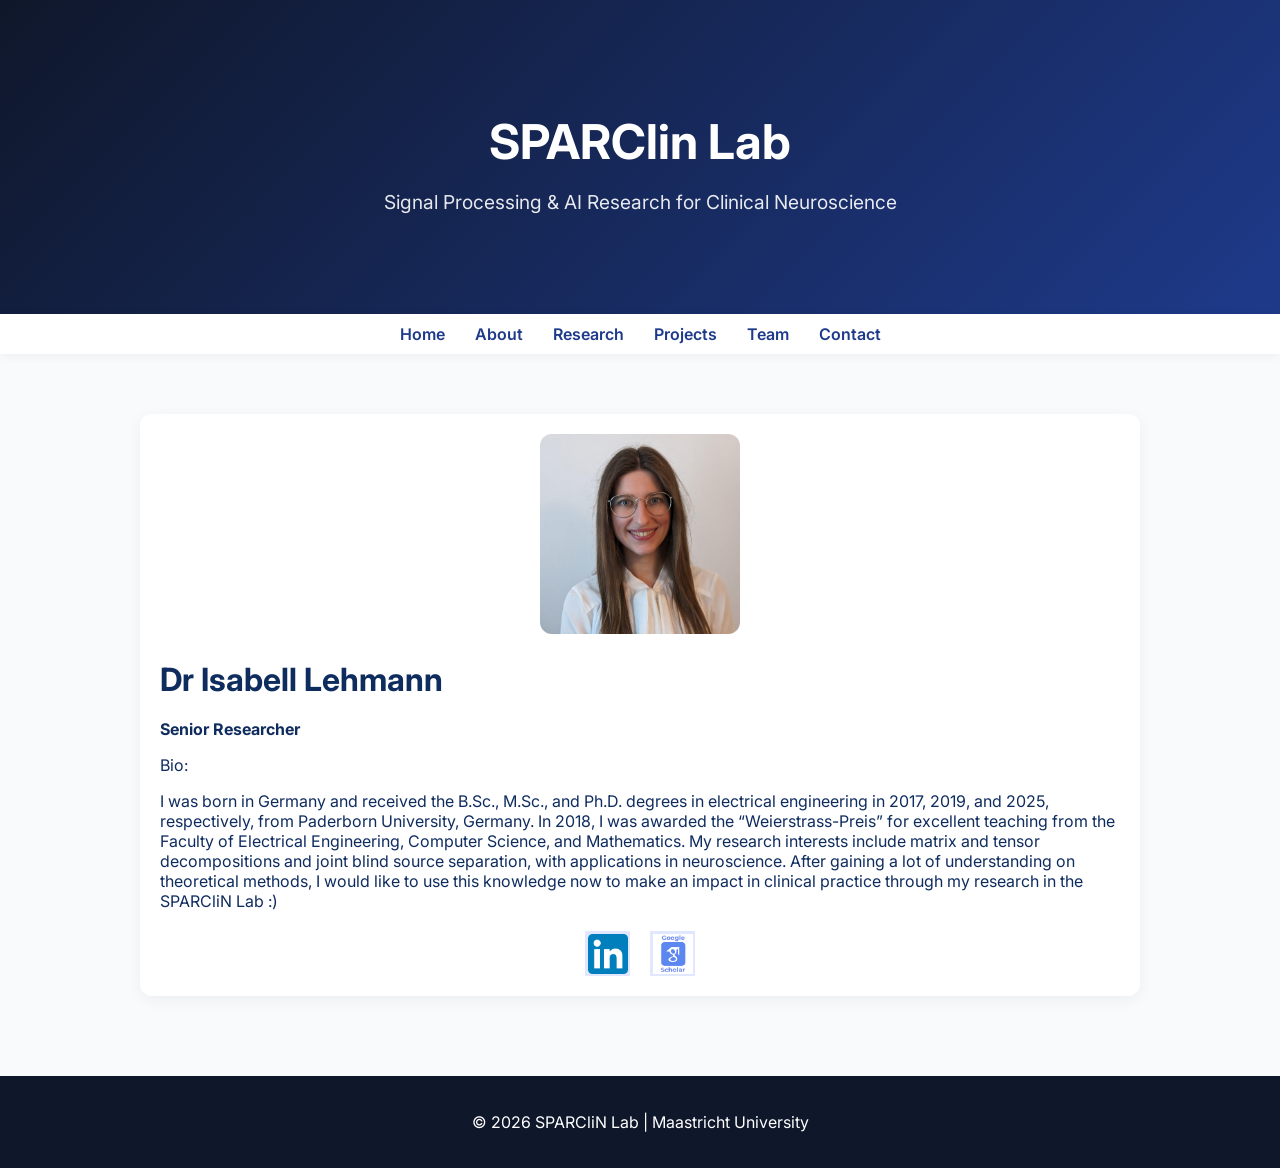
<file: isi.html>
<!DOCTYPE html>
<html lang="en">
<head>
<meta charset="UTF-8">
<meta name="viewport" content="width=device-width, initial-scale=1.0">
<meta name="description" content="Personal page of Isabell Lehmann, postdoctoral researcher at SPARClin Lab.">
<title>Dr Isabell Lehmann - SPARClin Lab</title>

<link href="https://fonts.googleapis.com/css2?family=Inter:wght@300;400;600&display=swap" rel="stylesheet">

<style>
body {
    margin: 0;
    font-family: 'Inter', sans-serif;
    background: #f9fafb;
    color: #0f2c5f;
}
header {
    background: linear-gradient(135deg, #0f172a, #1e3a8a);
    color: white;
    padding: 80px 20px;
    text-align: center;
}
header h1 { font-size: 3rem; margin-bottom: 10px; }
header p { font-size: 1.2rem; opacity: 0.9; }
nav {
    background: white;
    box-shadow: 0 2px 10px rgba(0,0,0,0.05);
    position: sticky;
    top: 0;
    z-index: 1000;
}
nav ul {
    list-style: none;
    display: flex;
    justify-content: center;
    margin: 0;
    padding: 10px;
}
nav li { margin: 0 15px; }
nav a {
    text-decoration: none;
    color: #1e3a8a;
    font-weight: 600;
}
section {
    max-width: 1000px;
    margin: auto;
    padding: 60px 20px;
}
h2 { font-size: 2rem; margin-bottom: 20px; }
.card {
    background: white;
    padding: 20px;
    border-radius: 12px;
    box-shadow: 0 4px 15px rgba(0,0,0,0.05);
    margin-bottom: 20px;
}
.avatar-wrapper {
    width: 200px;
    height: 200px;
    border-radius: 12px;
    background: #efede8d6;
    display: flex;
    align-items: center;
    justify-content: center;
    margin: 0 auto 20px;
}
footer {
    background: #0f172a;
    color: white;
    text-align: center;
    padding: 20px;
}
.social-links {
    text-align: center;
    margin-top: 20px;
    display: flex;
    justify-content: center;
    gap: 20px;
}

.social-icon {
    display: inline-block;
    width: 45px;
    height: 45px;
    background: #e0e7ff;
    display: flex;
    align-items: center;
    justify-content: center;
    text-decoration: none;
    transition: all 0.3s ease;
}

.social-icon:hover {
    background: #1e3a8a;
    transform: translateY(-3px);
}

.social-icon svg {
    width: 24px;
    height: 24px;
}
</style>
</head>

<body>

<header>
    <h1>SPARClin Lab</h1>
    <p>Signal Processing & AI Research for Clinical Neuroscience</p>
</header>

<nav>
    <ul>
        <li><a href="index.html">Home</a></li>
        <li><a href="index.html#about">About</a></li>
        <li><a href="index.html#research">Research</a></li>
        <li><a href="index.html#projects">Projects</a></li>
        <li><a href="index.html#team">Team</a></li>
        <li><a href="index.html#contact">Contact</a></li>
    </ul>
</nav>

<section>
    <div class="card">
        <div class="avatar-wrapper">
            <img src="Isi.jpg" alt="Dr Isabell Lehmann"
                style="width:200px; height:200px; object-fit:cover; border-radius:12px;">
        </div>
        <h2>Dr Isabell Lehmann</h2>
        <p><strong>Senior Researcher</strong></p>
        <p>
            Bio:
        </p>
        <p>
            I was born in Germany and received the B.Sc., M.Sc., and Ph.D. degrees in electrical engineering in 2017, 2019, and 2025, respectively, from Paderborn University, Germany.
            In 2018, I was awarded the “Weierstrass-Preis” for excellent teaching from the Faculty of Electrical Engineering, Computer Science, and Mathematics.
            My research interests include matrix and tensor decompositions and joint blind source separation, with applications in neuroscience.
            After gaining a lot of understanding on theoretical methods, I would like to use this knowledge now to make an impact in clinical practice through my research in the SPARCliN Lab :)
        </p>
        <div class="social-links">
            <a href="https://www.linkedin.com/in/isabell-lehmann-b1925a239/" target="_blank" class="social-icon" title="LinkedIn">
                                      <img src="logos/linkedin.png" alt="LinkedIn" style="width:40px; height:40px;">
            </a>
            <a href="https://scholar.google.com/citations?user=example" target="_blank" class="social-icon" title="Google Scholar">
                <img src="logos/scholar.png" alt="Google Scholar" style="width:40px; height:40px;">
            </a>
        </div>
    </div>
</section>

<footer>
    <p>© 2026 SPARCliN Lab | Maastricht University</p>
</footer>

</body>
</html>
</file>
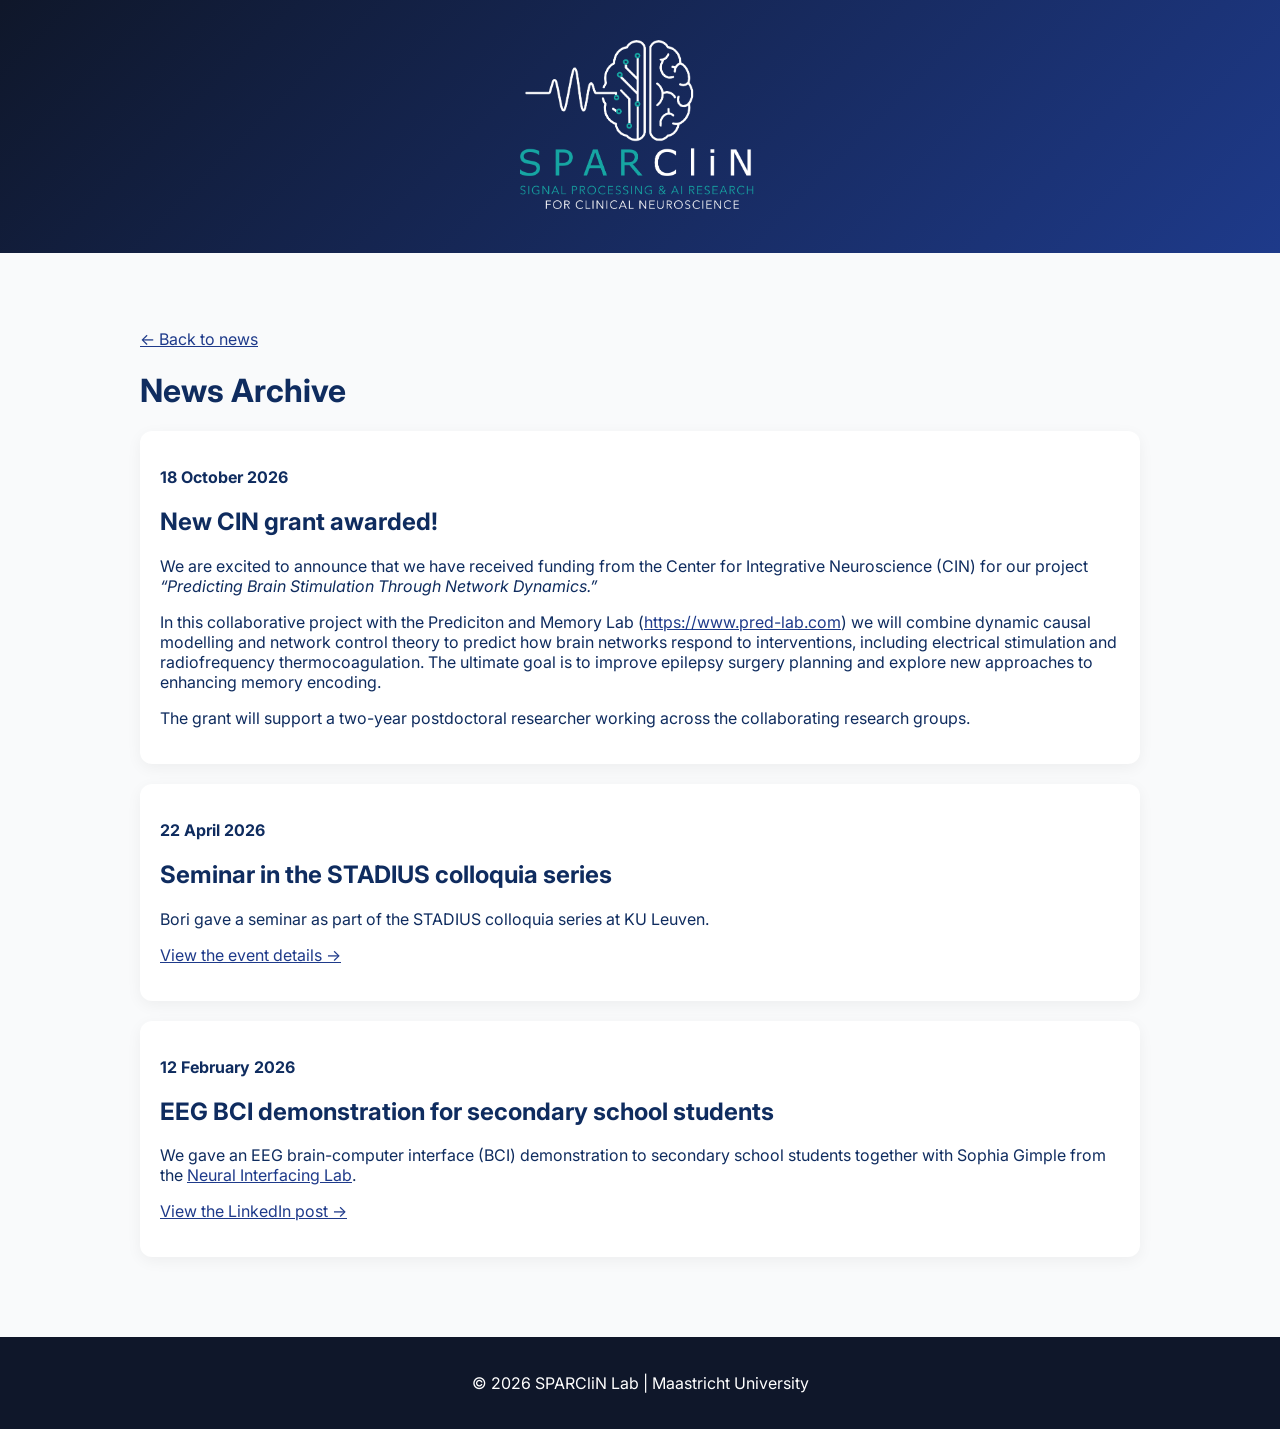
<file: news.html>
<!DOCTYPE html>
<html lang="en">

<head>
    <meta charset="UTF-8">
    <meta name="viewport" content="width=device-width, initial-scale=1.0">
    <meta name="description" content="SPARCliN Lab news archive.">
    <title>News Archive | SPARCliN Lab</title>
    <link rel="icon" href="logos/sparclin_whiteTeal.png" type="image/png">
    <link href="https://fonts.googleapis.com/css2?family=Inter:wght@300;400;600&display=swap" rel="stylesheet">
    <style>
        body {
            margin: 0;
            font-family: 'Inter', sans-serif;
            background: #f9fafb;
            color: #0f2c5f;
        }

        header {
            background: linear-gradient(135deg, #0f172a, #1e3a8a);
            color: white;
            padding: 40px 20px;
            text-align: center;
        }

        .hero-logo {
            width: min(240px, 60vw);
            height: auto;
        }

        main {
            max-width: 1000px;
            margin: 0 auto;
            padding: 60px 20px;
        }

        a {
            color: #1e3a8a;
            text-decoration: underline;
        }

        .card {
            background: white;
            padding: 20px;
            border-radius: 12px;
            box-shadow: 0 4px 15px rgba(0, 0, 0, 0.05);
            margin-bottom: 20px;
        }

        footer {
            background: #0f172a;
            color: white;
            text-align: center;
            padding: 20px;
        }
    </style>
</head>

<body>
    <header>
        <a href="index.html"><img src="logos/sparclin_whiteTeal.png" alt="SPARClin Lab logo" class="hero-logo"></a>
    </header>

    <main>
        <p><a href="index.html#news">← Back to news</a></p>
        <h1>News Archive</h1>

        <div class="card">
            <p><strong>18 October 2026</strong></p>
            <h2>New CIN grant awarded!</h2>
            <p>We are excited to announce that we have received funding from the Center for Integrative Neuroscience (CIN) for our project <em>“Predicting Brain Stimulation Through Network Dynamics.”</em></p>
            <p>In this collaborative project with the Prediciton and Memory Lab (<a href="https://www.pred-lab.com" target="_blank" rel="noopener">https://www.pred-lab.com</a>) we will combine dynamic causal modelling and network control theory to predict how brain networks respond to interventions, including electrical stimulation and radiofrequency thermocoagulation. The ultimate goal is to improve epilepsy surgery planning and explore new approaches to enhancing memory encoding.</p>
            <p>The grant will support a two-year postdoctoral researcher working across the collaborating research groups.</p>
        </div>

        <div class="card">
            <p><strong>22 April 2026</strong></p>
            <h2>Seminar in the STADIUS colloquia series</h2>
            <p>Bori gave a seminar as part of the STADIUS colloquia series at KU Leuven.</p>
            <p><a href="https://www.esat.kuleuven.be/stadius/?p=3109" target="_blank" rel="noopener">View the event details →</a></p>
        </div>

        <div class="card">
            <p><strong>12 February 2026</strong></p>
            <h2>EEG BCI demonstration for secondary school students</h2>
            <p>We gave an EEG brain-computer interface (BCI) demonstration to secondary school students together with Sophia Gimple from the <a href="https://neuralinterfacinglab.github.io" target="_blank" rel="noopener">Neural Interfacing Lab</a>.</p>
            <p><a href="https://www.linkedin.com/posts/borbala-hunyadi_sciencecommunication-bci-stem-activity-7432436623599894528-BYNi?utm_source=share&utm_medium=member_desktop&rcm=ACoAAAS0eHEBCund6_LTN81eU09oG6nuCnuHggI" target="_blank" rel="noopener">View the LinkedIn post →</a></p>
        </div>
    </main>

    <footer>
        <p>© 2026 SPARCliN Lab | Maastricht University</p>
    </footer>
</body>

</html>
</file>
